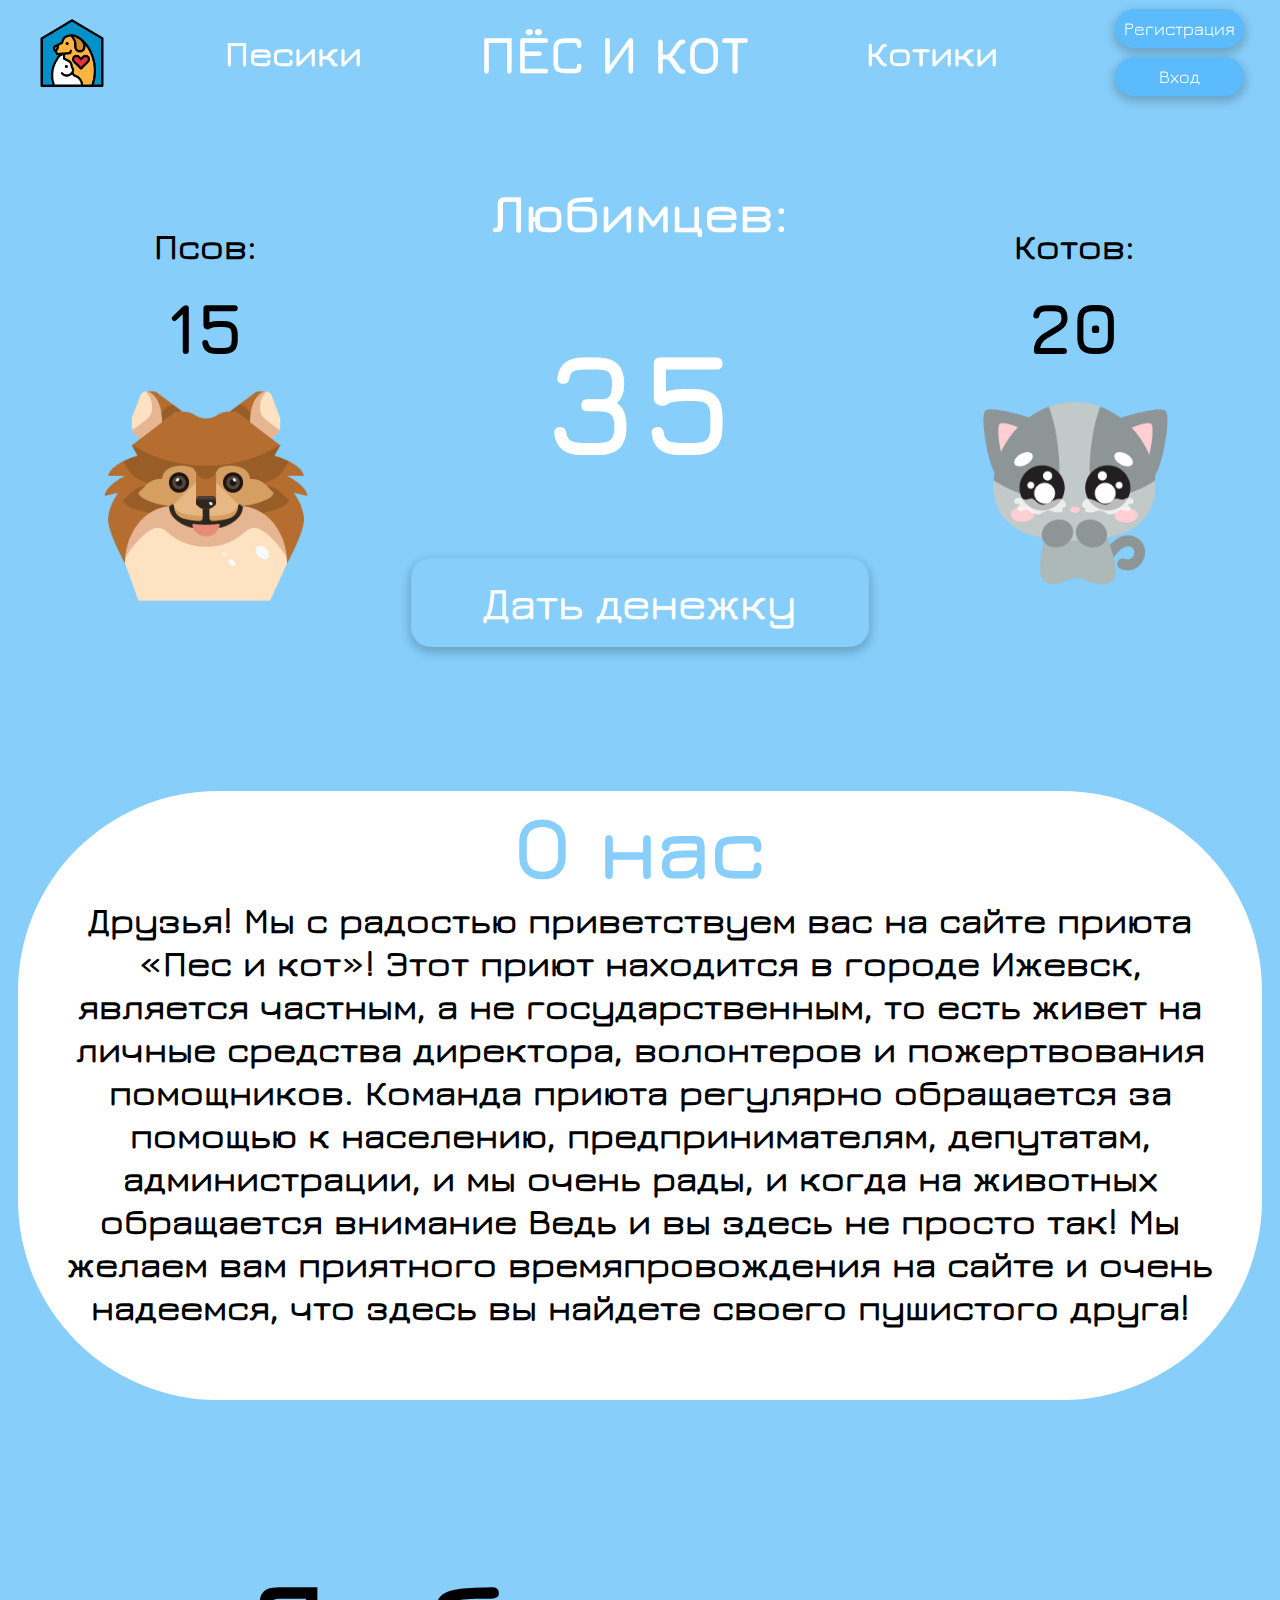
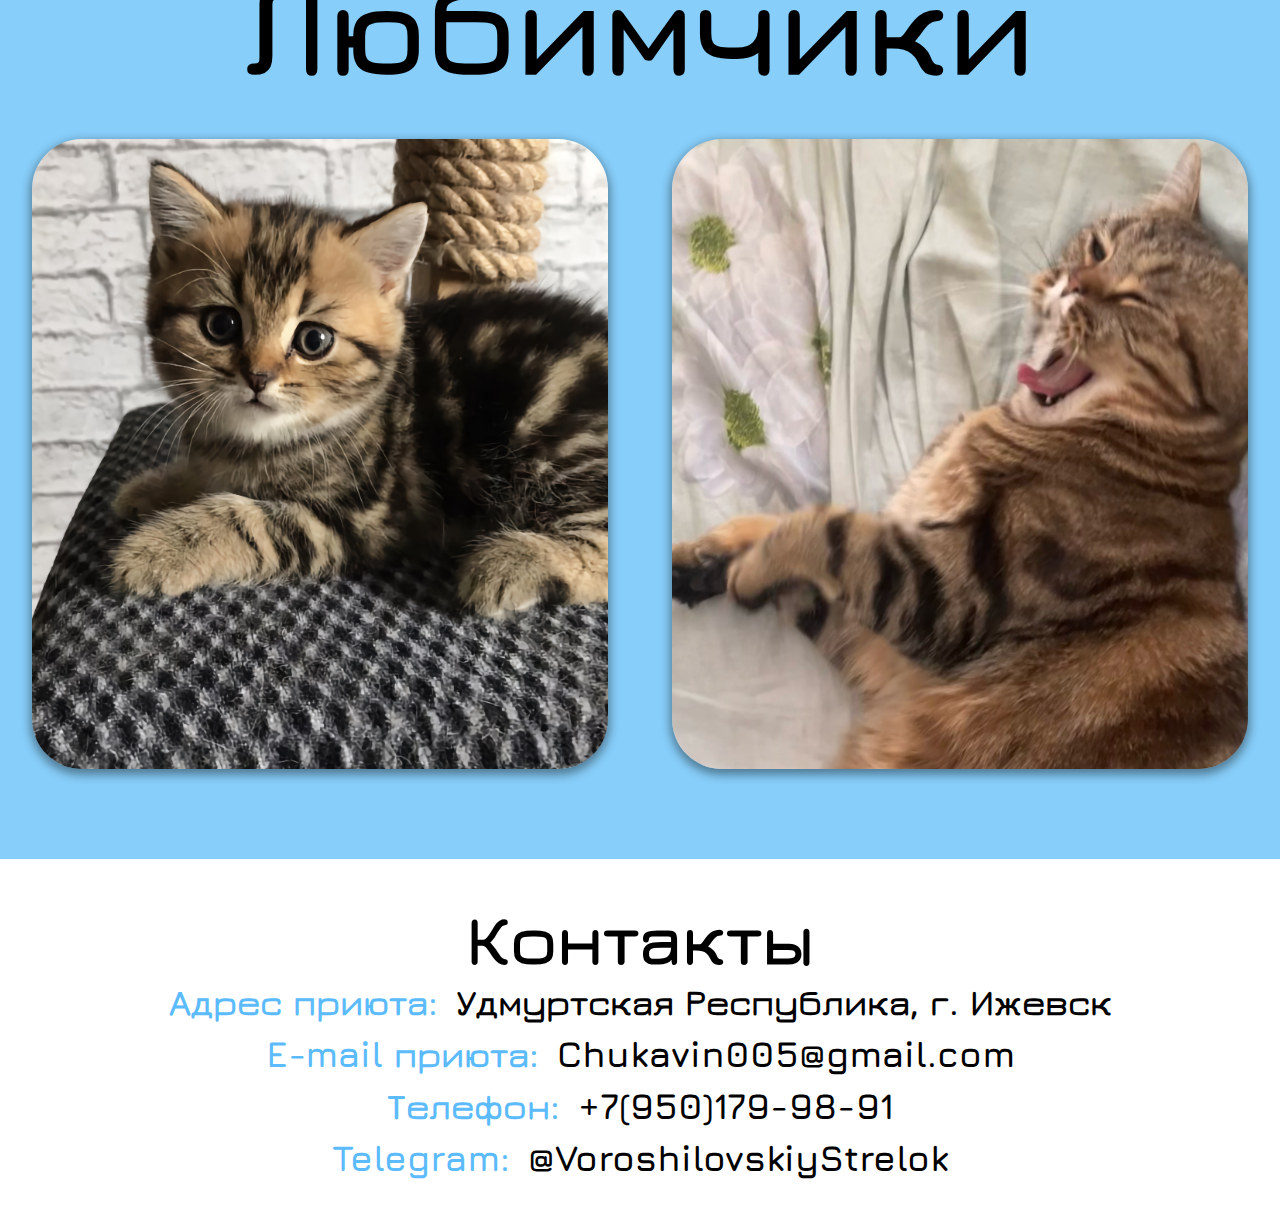
<file: index.html>
<!DOCTYPE html>
<html lang="en">

<head>
    <meta charset="UTF-8">
    <meta http-equiv="X-UA-Compatible" content="IE=edge">
    <meta name="viewport" content="width=device-width, initial-scale=1.0">
    <link rel="stylesheet" href="css/main.css">
    <link rel="preconnect" href="https://fonts.googleapis.com">
    <link rel="preconnect" href="https://fonts.gstatic.com" crossorigin>
    <link href="https://fonts.googleapis.com/css2?family=Jura:wght@400;500;700&display=swap" rel="stylesheet">
    <!-- <script src="https://ajax.googleapis.com/ajax/libs/jquery/1.12.4/jquery.min.js"></script> -->
    <title>Pes I Kot</title>
</head>

<body>
    <div class="all">
        <div class="sticky" id="header">
            <header class="flex">
                <img src="img/logo.png" alt="logo" class="logo">
                <button onclick="window.location.replace('Dog.html')" class="header-pet" id="pesR" style="font-size: 2rem;">Песики</button>
                <button onclick="window.location.replace('index.html')" href="#" class="header-pet" id="mainR"style="font-size: 3rem;">ПЁС И КОТ</button>
                <button onclick="window.location.replace('Cat.html')" href="#" class="header-pet" id="catR" style="font-size: 2rem;">Котики</button>
                <div style="display: flex; flex-direction: column;" >
                    <a class="log-in" onclick="regin.style.visibility = 'visible'" style="margin-bottom: 0.5rem;" href="#regin">Регистрация</a>
                    <a class="log-in" onclick="login.style.visibility = 'visible'" href="#login">Вход</a>
                </div>
            </header>
        </div>
        <main>
            <section class="numbers ">
                <div class="animals ">
                    <p>Псов:</p>
                    <p class="num">15</p>
                    <img src="img/free-icon-dog-2053600.png" alt="pes" class="pes">
                </div>
                <div class="donat ">
                    <h1>Любимцев:</h1>
                    <p class="main-num">35</p>
                    <a href="#modalDonate" onclick="modalDonate.style.visibility = 'visible'" class="don"><span>Дать денежку</span></a>
                </div>
                <div class="animals">
                    <p>Котов:</p>
                    <p class="num">20</p>
                    <img src="img/free-icon-cat-5772436.png" alt="kot" class="pes">
                </div>
            </section>
            <!-- <h1 style="display: flex;">Последний донат: <div id="don"> </div> </h1>   -->
            <section class="about-us">
                <h2>О нас</h2>
                <p>Друзья! Мы с радостью приветствуем вас на сайте приюта «Пес и кот»! Этот приют находится в городе
                    Ижевск, является частным, а не государственным, то есть живет на личные средства директора,
                    волонтеров и пожертвования помощников. Команда приюта регулярно обращается за помощью к населению,
                    предпринимателям, депутатам, администрации, и мы очень рады, и когда на животных обращается внимание
                    Ведь и вы здесь не просто так! Мы желаем вам приятного времяпровождения на сайте и очень надеемся,
                    что здесь вы найдете своего пушистого друга!</p>
            </section>
            <section class="favorits">
                <h2>Любимчики</h2>
                <section class="favorites">
                    <img src="img/Котёнок Стёпа.jpg" alt="mini" class="img-first">
                    <img src="img/IMG_3832.png" alt="big" class="img-first">
                </section>
            </section>
        </main>
        <footer>
            <div class="contact">
                <h1>Контакты</h1>
                <div class="contactsi">
                    <h2>Адрес приюта:</h2>
                    <p>Удмуртская Республика, г. Ижевск</p>
                </div>
                <div class="contactsi">
                    <h2>E-mail приюта: </h2>
                    <p>Chukavin005@gmail.com</p>
                </div>
                <div class="contactsi">
                    <h2>Телефон: </h2>
                    <p>+7(950)179-98-91</p>
                </div>
                <div class="contactsi">
                    <h2>Telegram: </h2>
                    <p>@VoroshilovskiyStrelok</p>
                </div>

        </footer>
    </div>

    <div class="modal" id="modal">
        <div id="modalDonate" class="modal-overlay">
            <div class="modal-window" >
                <div class="modal-header">
                    <span class="modal-title">Даёте денежку</span>
                </div>
                <form class="modal-body" id="Donate">
                    <section class="sec">
                        <input type="text" id="sumDonate" placeholder="Сколько нежалко">
                        <label for="">Это буквы!</label>
                    </section>
                        <section class="btn">
                            <input class="hh" onclick="modalDonate.style.visibility = 'hidden'" id="btnDon" type="submit" value="Пожертвовать">
                        </section>
                </form>
                
            </div>
        </div>
    </div>


    <div class="modal" id="modal">
        <div id="regin" class="modal-overlay">
            <div class="modal-window" >
                <div class="modal-header">
                    <span class="modal-title">Даёте денежку</span>
                </div>
                <form class="modal-body" id="Donate">
                    <section class="sec">
                        <input type="text" id="sumDonate" placeholder="Сколько нежалко">
                        <label for="">Это буквы!</label>
                    </section>
                        <section class="btn">
                            <input class="hh" onclick="regin.style.visibility = 'hidden'" id="btnDon" type="submit" value="Пожертвовать">
                        </section>
                </form>
                
            </div>
        </div>
    </div>


    <div class="modal" id="modal">
        <div id="login" class="modal-overlay">
            <div class="modal-window" >
                <div class="modal-header">
                    <span class="modal-title">Даёте денежку</span>
                </div>
                <form class="modal-body" id="Donate">
                    <section class="sec">
                        <input type="text" id="sumDonate" placeholder="Сколько нежалко">
                        <label for="">Это буквы!</label>
                    </section>
                        <section class="btn">
                            <input class="hh" onclick="login.style.visibility = 'hidden'" id="btnDon" type="submit" value="Пожертвовать">
                        </section>
                </form>
                
            </div>
        </div>
    </div>

    <script src="index.js"></script>
</body>

</html>
</file>
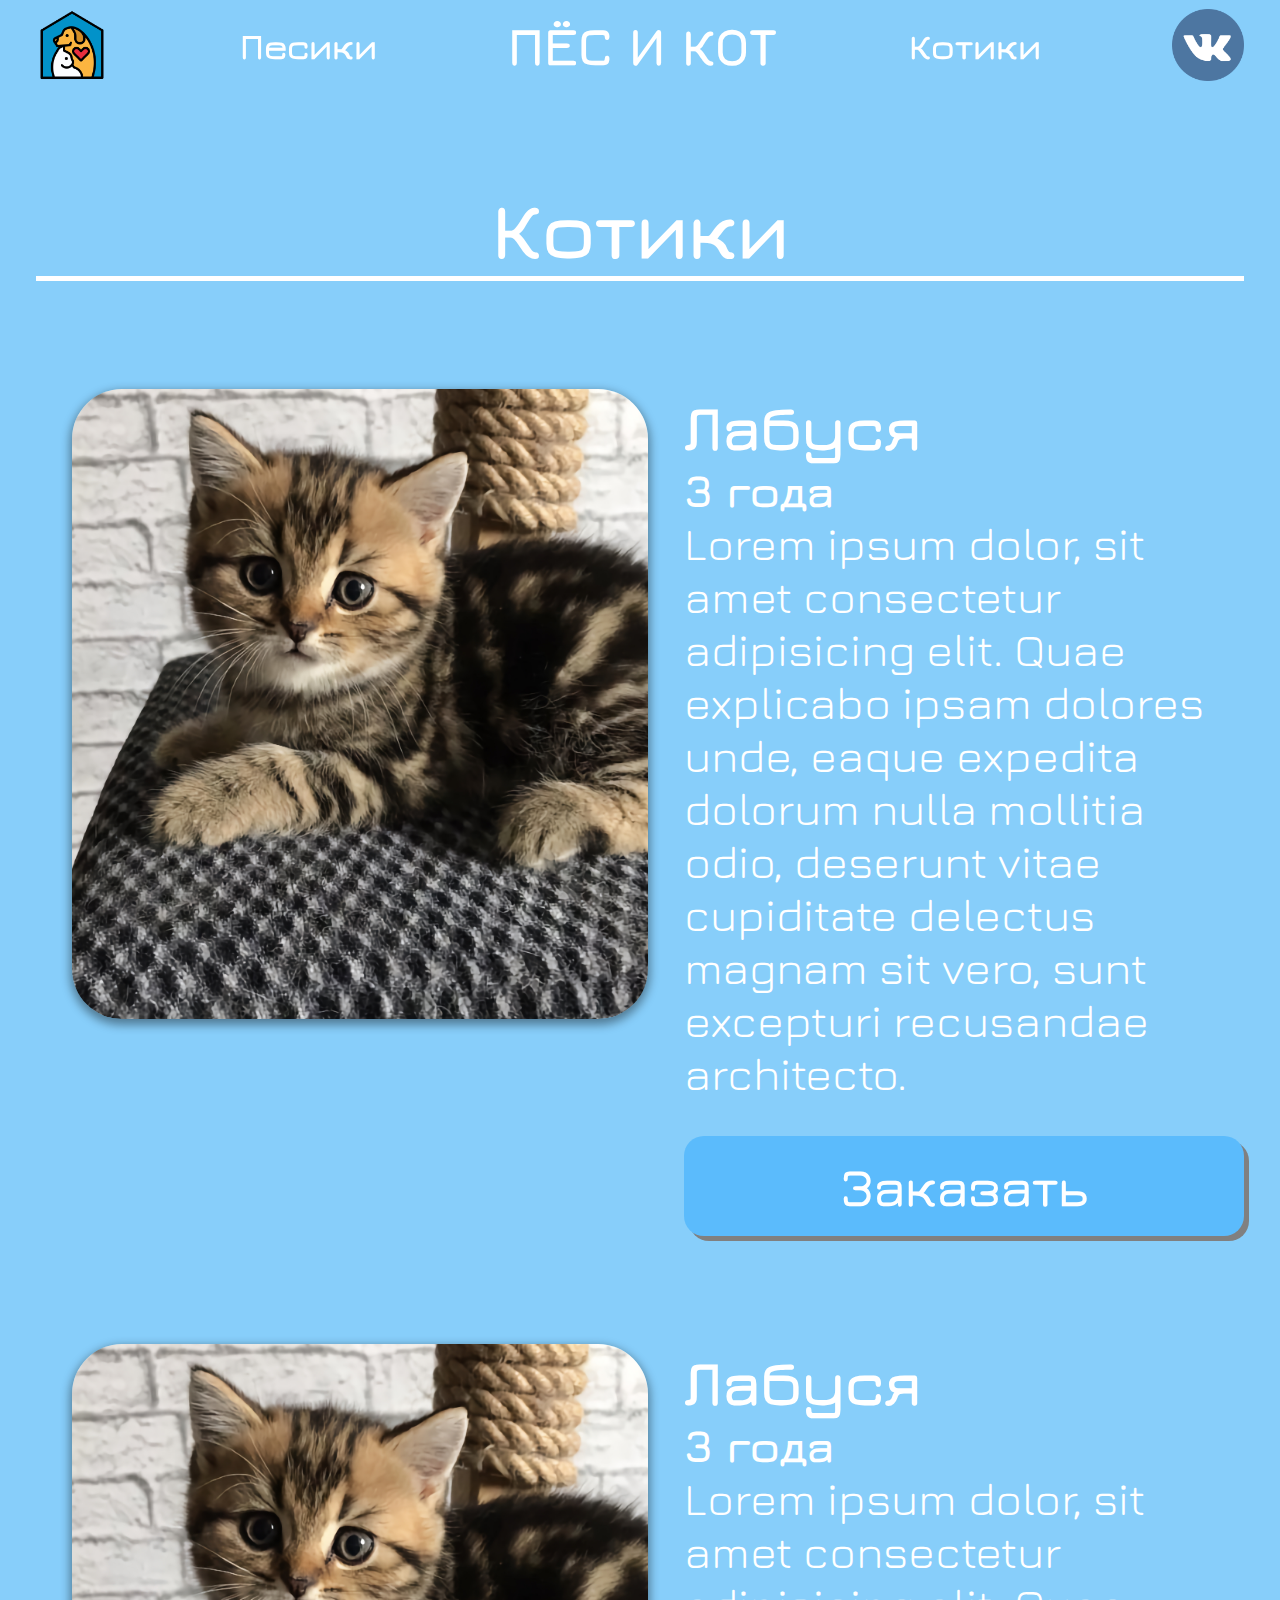
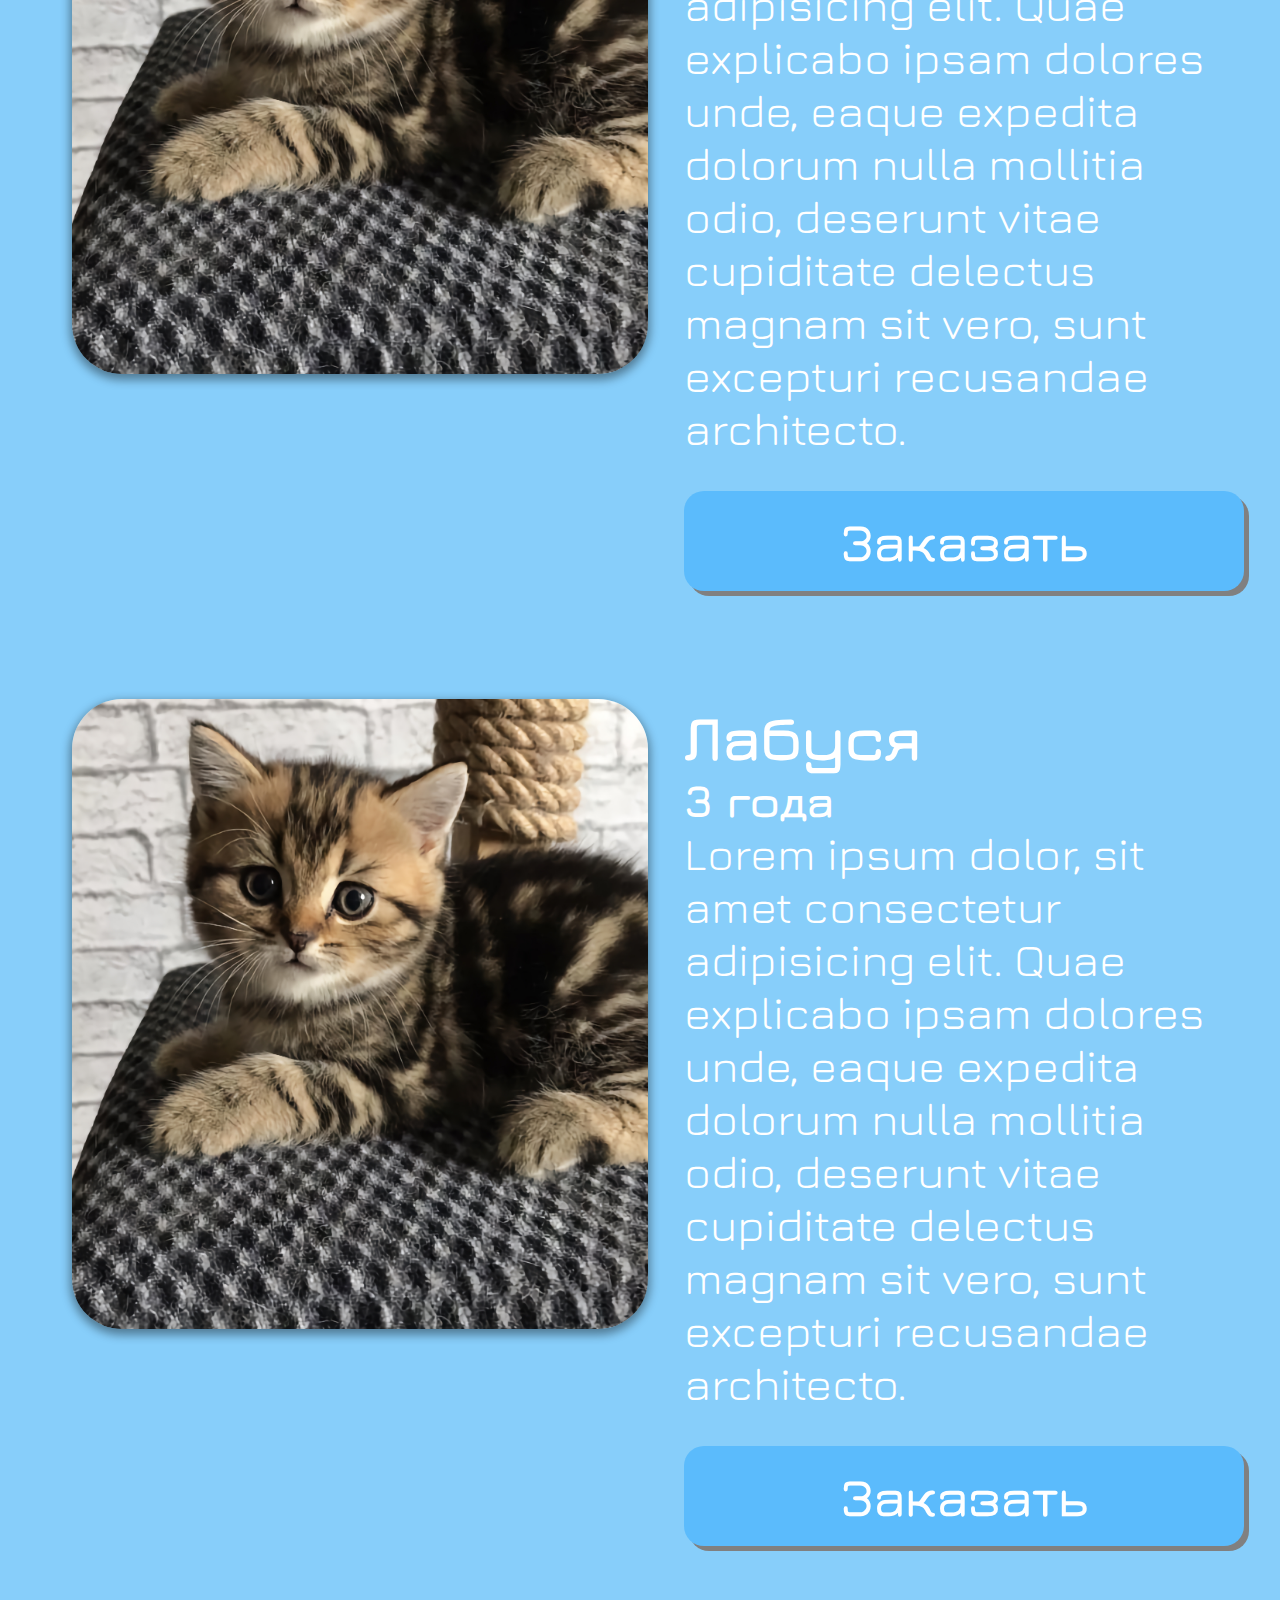
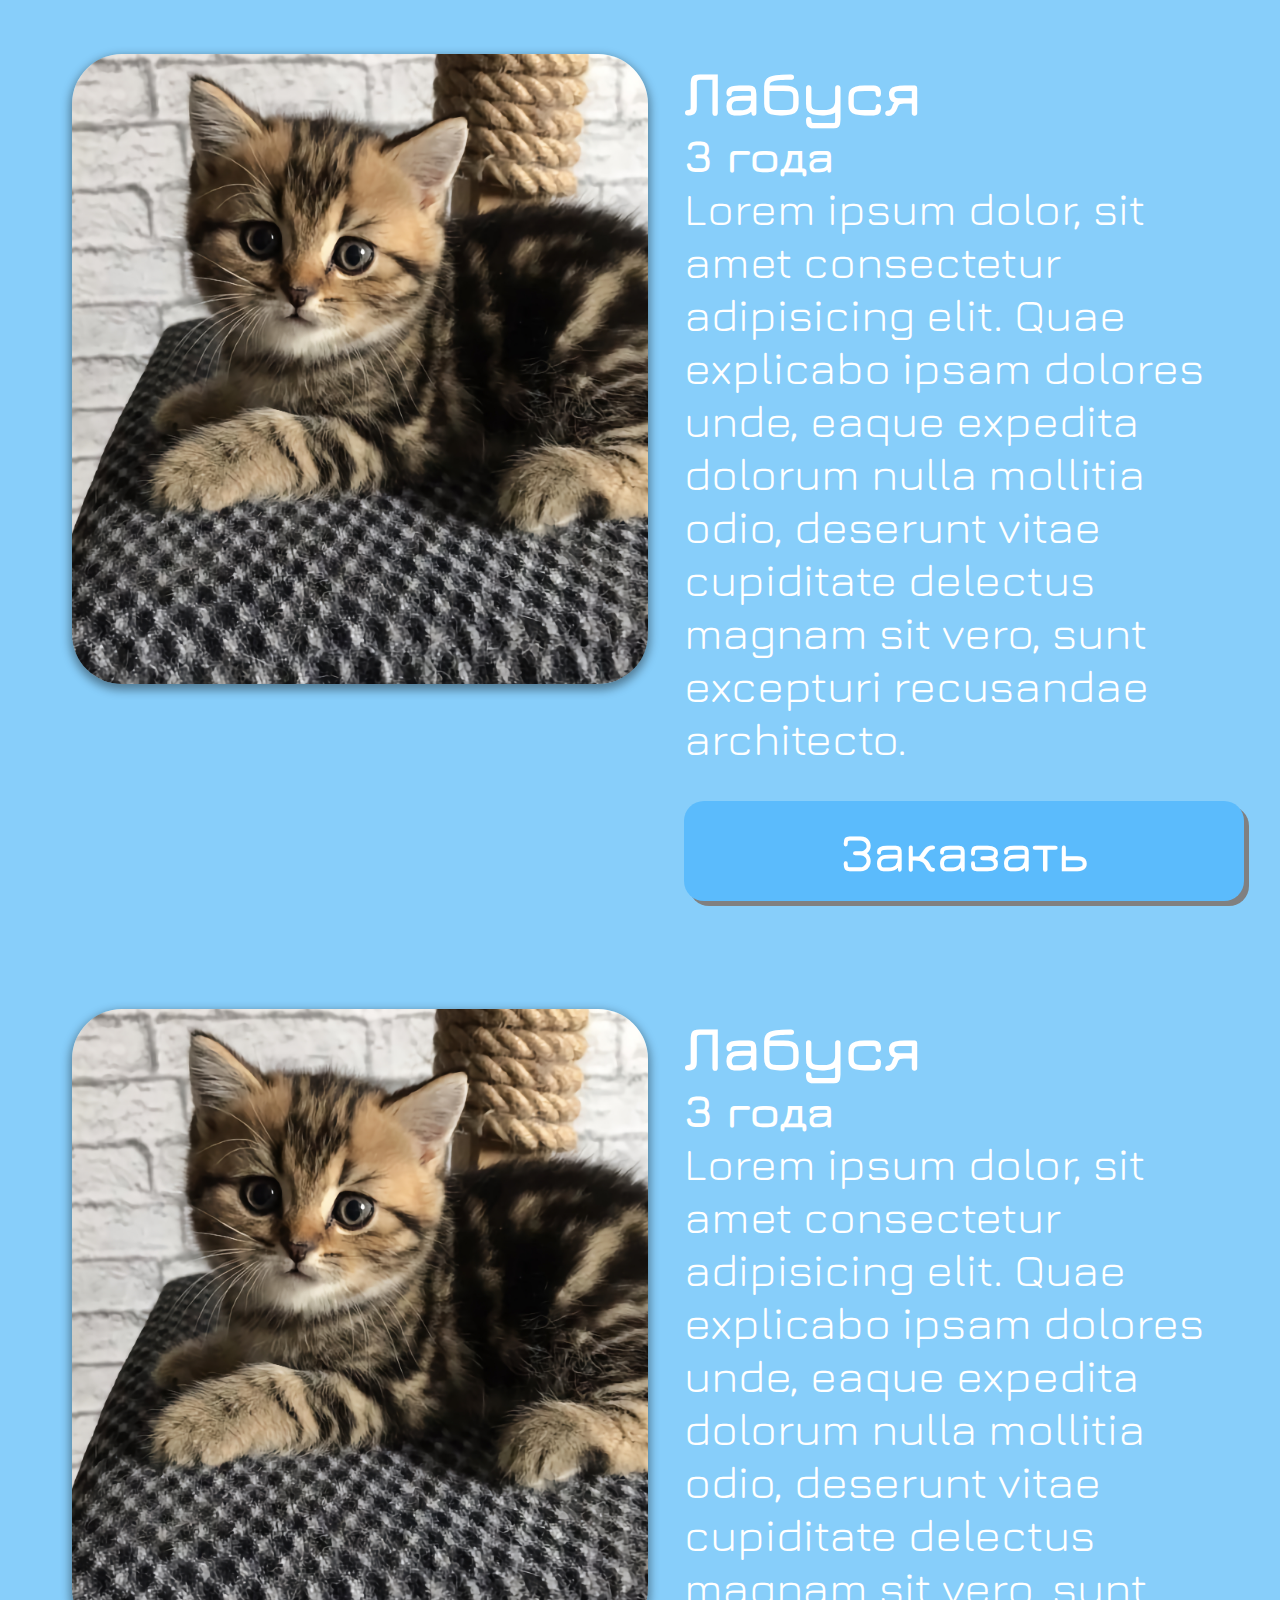
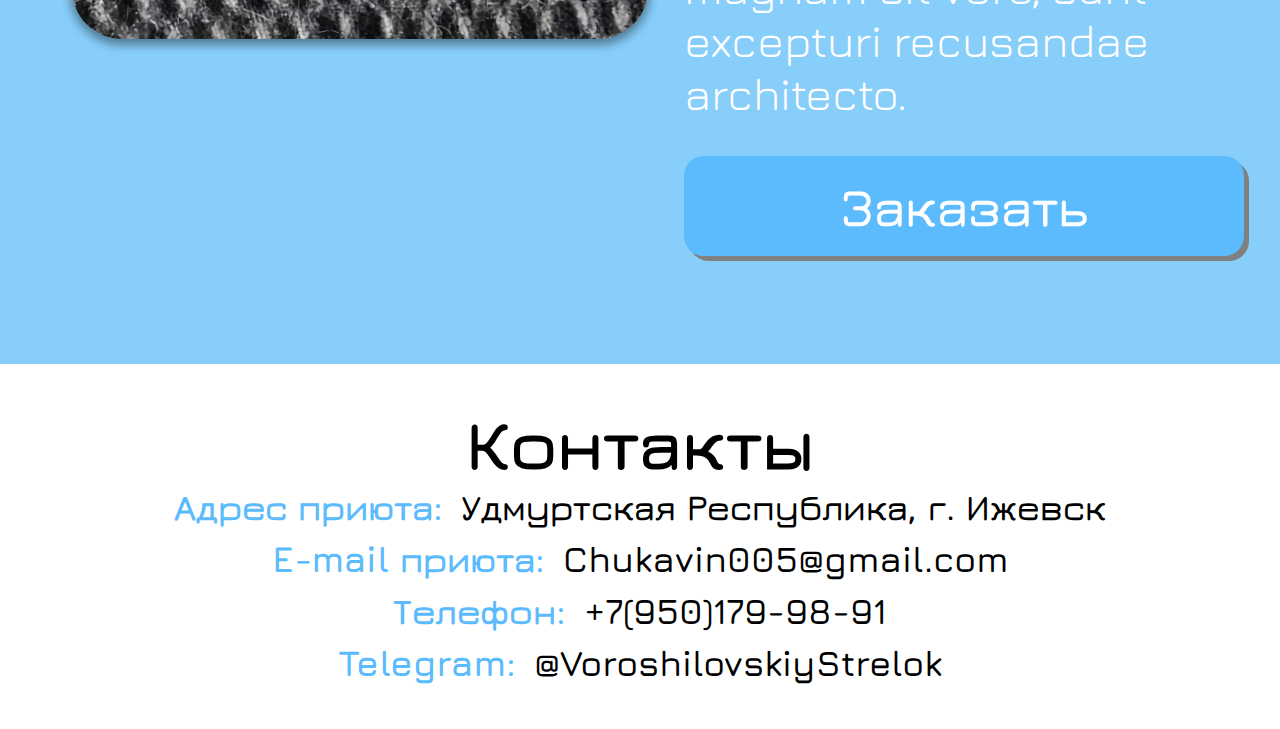
<file: Cat.html>
<!DOCTYPE html>
<html lang="en">

<head>
    <meta charset="UTF-8">
    <meta http-equiv="X-UA-Compatible" content="IE=edge">
    <meta name="viewport" content="width=device-width, initial-scale=1.0">
    <link rel="stylesheet" href="css/cat.css">
    <link rel="preconnect" href="https://fonts.googleapis.com">
    <link rel="preconnect" href="https://fonts.gstatic.com" crossorigin>
    <link href="https://fonts.googleapis.com/css2?family=Jura:wght@400;500;700&display=swap" rel="stylesheet">
    <title>Pes I Kot</title>
</head>

<body>
    <div class="all">
        <div class="sticky" id="header">
            <header class="flex">
                <img src="img/logo.png" alt="logo" class="logo">
                <button onclick="window.location.replace('Dog.html')" class="header-pet" id="pesR" style="font-size: 2rem;">Песики</button>
                <button onclick="window.location.replace('index.html')" href="#" class="header-pet" id="mainR"style="font-size: 3rem;">ПЁС И КОТ</button>
                <button onclick="window.location.replace('Cat.html')" href="#" class="header-pet" id="catR" style="font-size: 2rem;">Котики</button>
                <img src="img/vk.png" alt="vk" class="vk">
            </header>
        </div>
        <main>

            <div class="dog-dog">
                <h2>Котики</h2>
                <hr  color="white" size="5px">
            </div>

            <section class="dog-one">
                <img src="img/Котёнок Стёпа.jpg" alt="Love-dog" class="img-first">
                <div class="dog-text">
                    <h2 class="text-h2">Лабуся</h2>
                    <p class="text-p"><b>3 года</b></p>
                    <p class="text-p" style="margin-bottom: 2rem;">Lorem ipsum dolor, sit amet consectetur adipisicing elit. Quae explicabo ipsam dolores unde, eaque expedita dolorum nulla mollitia odio, deserunt vitae cupiditate delectus magnam sit vero, sunt excepturi recusandae architecto.</p>
                    <a href="#order" onclick="order.style.visibility = 'visible'" class="don">Заказать</a>
                </div>
            </section>

            <section class="dog-one">
                <img src="img/Котёнок Стёпа.jpg" alt="Love-dog" class="img-first">
                <div class="dog-text">
                    <h2 class="text-h2">Лабуся</h2>
                    <p class="text-p"><b>3 года</b></p>
                    <p class="text-p" style="margin-bottom: 2rem;">Lorem ipsum dolor, sit amet consectetur adipisicing elit. Quae explicabo ipsam dolores unde, eaque expedita dolorum nulla mollitia odio, deserunt vitae cupiditate delectus magnam sit vero, sunt excepturi recusandae architecto.</p>
                    <a href="#order" onclick="order.style.visibility = 'visible'" class="don">Заказать</a>
                </div>
            </section>

            <section class="dog-one">
                <img src="img/Котёнок Стёпа.jpg" alt="Love-dog" class="img-first">
                <div class="dog-text">
                    <h2 class="text-h2">Лабуся</h2>
                    <p class="text-p"><b>3 года</b></p>
                    <p class="text-p" style="margin-bottom: 2rem;">Lorem ipsum dolor, sit amet consectetur adipisicing elit. Quae explicabo ipsam dolores unde, eaque expedita dolorum nulla mollitia odio, deserunt vitae cupiditate delectus magnam sit vero, sunt excepturi recusandae architecto.</p>
                    <a href="#order" onclick="order.style.visibility = 'visible'" class="don">Заказать</a>
                </div>
            </section>

            <section class="dog-one">
                <img src="img/Котёнок Стёпа.jpg" alt="Love-dog" class="img-first">
                <div class="dog-text">
                    <h2 class="text-h2">Лабуся</h2>
                    <p class="text-p"><b>3 года</b></p>
                    <p class="text-p" style="margin-bottom: 2rem;">Lorem ipsum dolor, sit amet consectetur adipisicing elit. Quae explicabo ipsam dolores unde, eaque expedita dolorum nulla mollitia odio, deserunt vitae cupiditate delectus magnam sit vero, sunt excepturi recusandae architecto.</p>
                    <a href="#order" onclick="order.style.visibility = 'visible'" class="don">Заказать</a>
                </div>
            </section>

            <section class="dog-one">
                <img src="img/Котёнок Стёпа.jpg" alt="Love-dog" class="img-first">
                <div class="dog-text">
                    <h2 class="text-h2">Лабуся</h2>
                    <p class="text-p"><b>3 года</b></p>
                    <p class="text-p" style="margin-bottom: 2rem;">Lorem ipsum dolor, sit amet consectetur adipisicing elit. Quae explicabo ipsam dolores unde, eaque expedita dolorum nulla mollitia odio, deserunt vitae cupiditate delectus magnam sit vero, sunt excepturi recusandae architecto.</p>
                    <a href="#order" onclick="order.style.visibility = 'visible'" class="don">Заказать</a>
                </div>
            </section>
        </main>
        <footer>
            <div class="contact">
                <h1>Контакты</h1>
                <div class="contactsi">
                    <h2>Адрес приюта:</h2>
                    <p>Удмуртская Республика, г. Ижевск</p>
                </div>
                <div class="contactsi">
                    <h2>E-mail приюта: </h2>
                    <p>Chukavin005@gmail.com</p>
                </div>
                <div class="contactsi">
                    <h2>Телефон: </h2>
                    <p>+7(950)179-98-91</p>
                </div>
                <div class="contactsi">
                    <h2>Telegram: </h2>
                    <p>@VoroshilovskiyStrelok</p>
                </div>

        </footer>
    </div>

    <div class="modal" id="modal">
        <div id="order" class="modal-overlay">
            <div class="modal-window" >
                <div class="modal-header">
                    <span>Куда доставить?</span>
                </div>
                <form class="modal-body" id="Donate">
                    <section class="sec">
                        <input type="text" id="address" placeholder="Адрес">
                        <label for="">четонето</label>
                    </section>
                    <section class="sec">
                        <h1>Когда</h1>
                        <input type="datetime-local" id="date" placeholder="Дата">
                        <label for="">четонето</label>
                    </section>
                        <section class="btn">
                            <input class="hh" onclick="order.style.visibility = 'hidden'" id="btnDon" type="submit" value="Поехали!">
                        </section>
                </form>
                
            </div>
        </div>
    </div>
    <script src="index.js"></script>
</body>

</html>
</file>
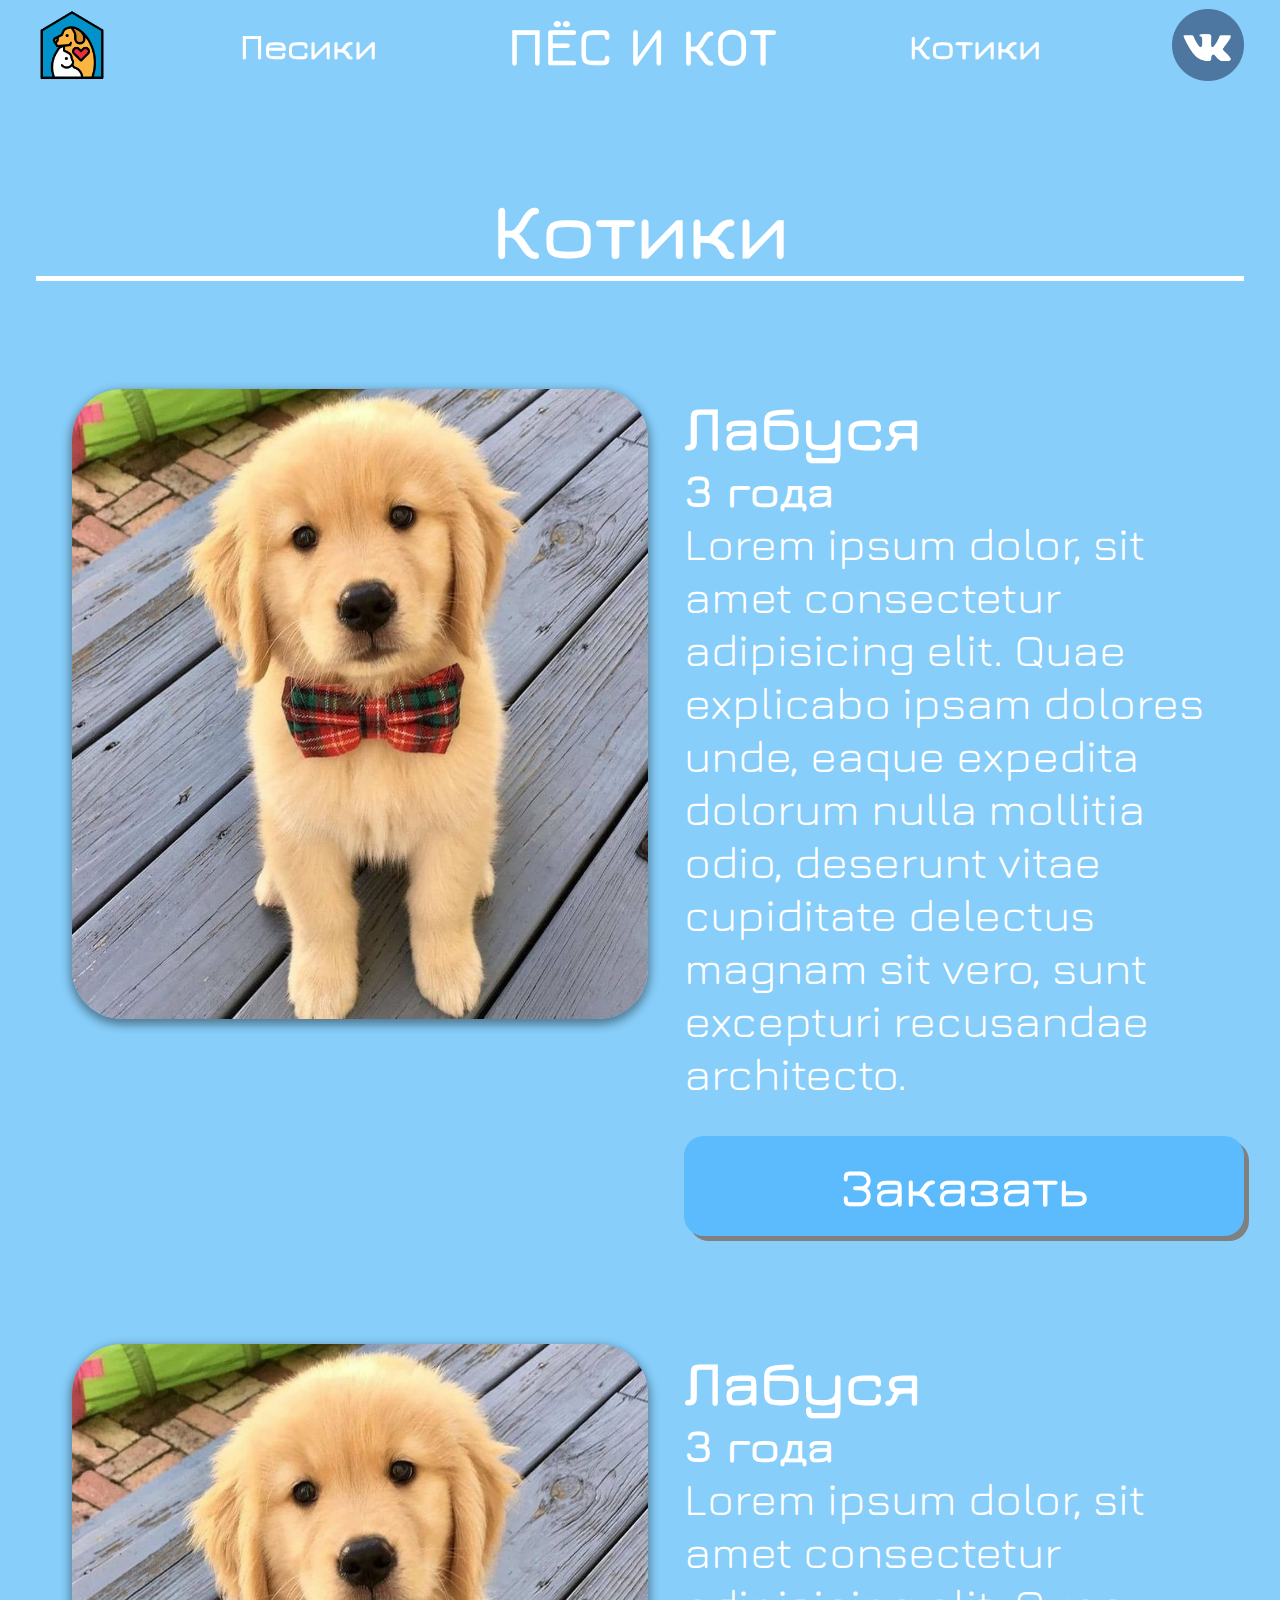
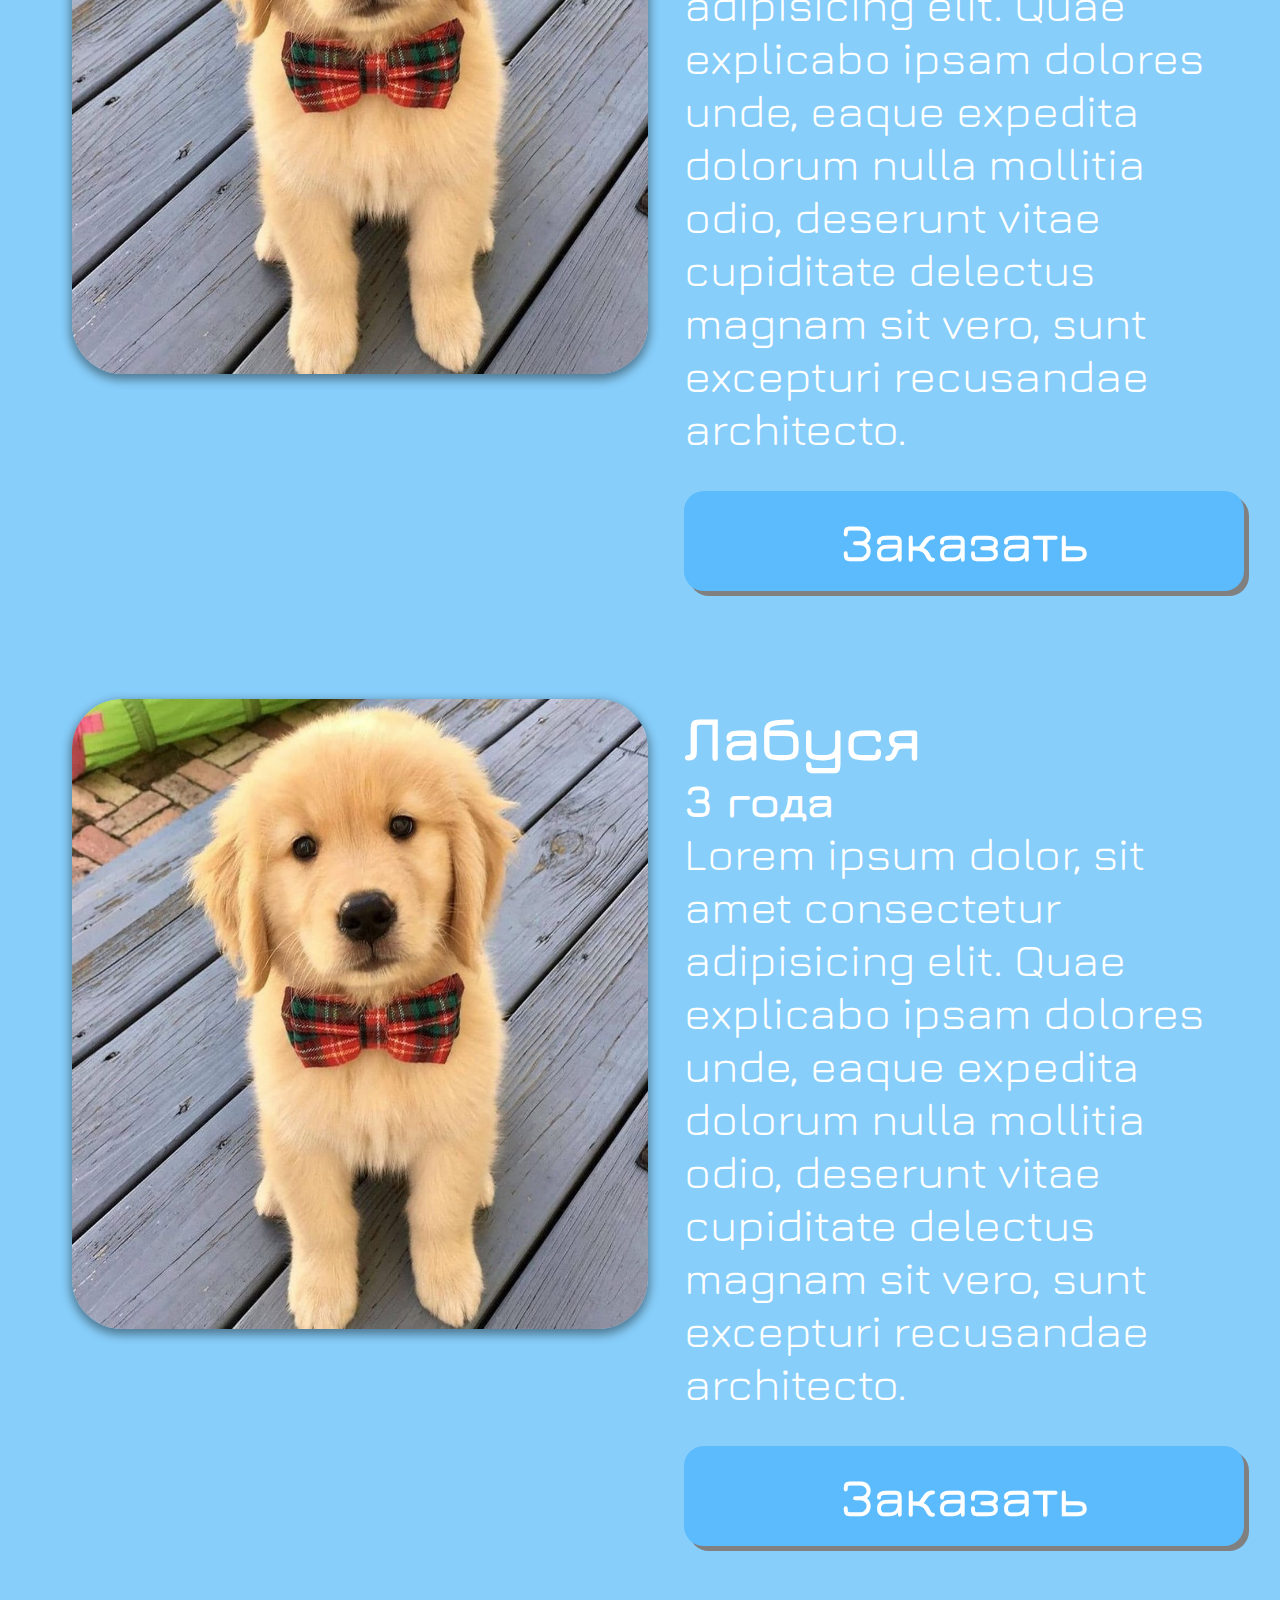
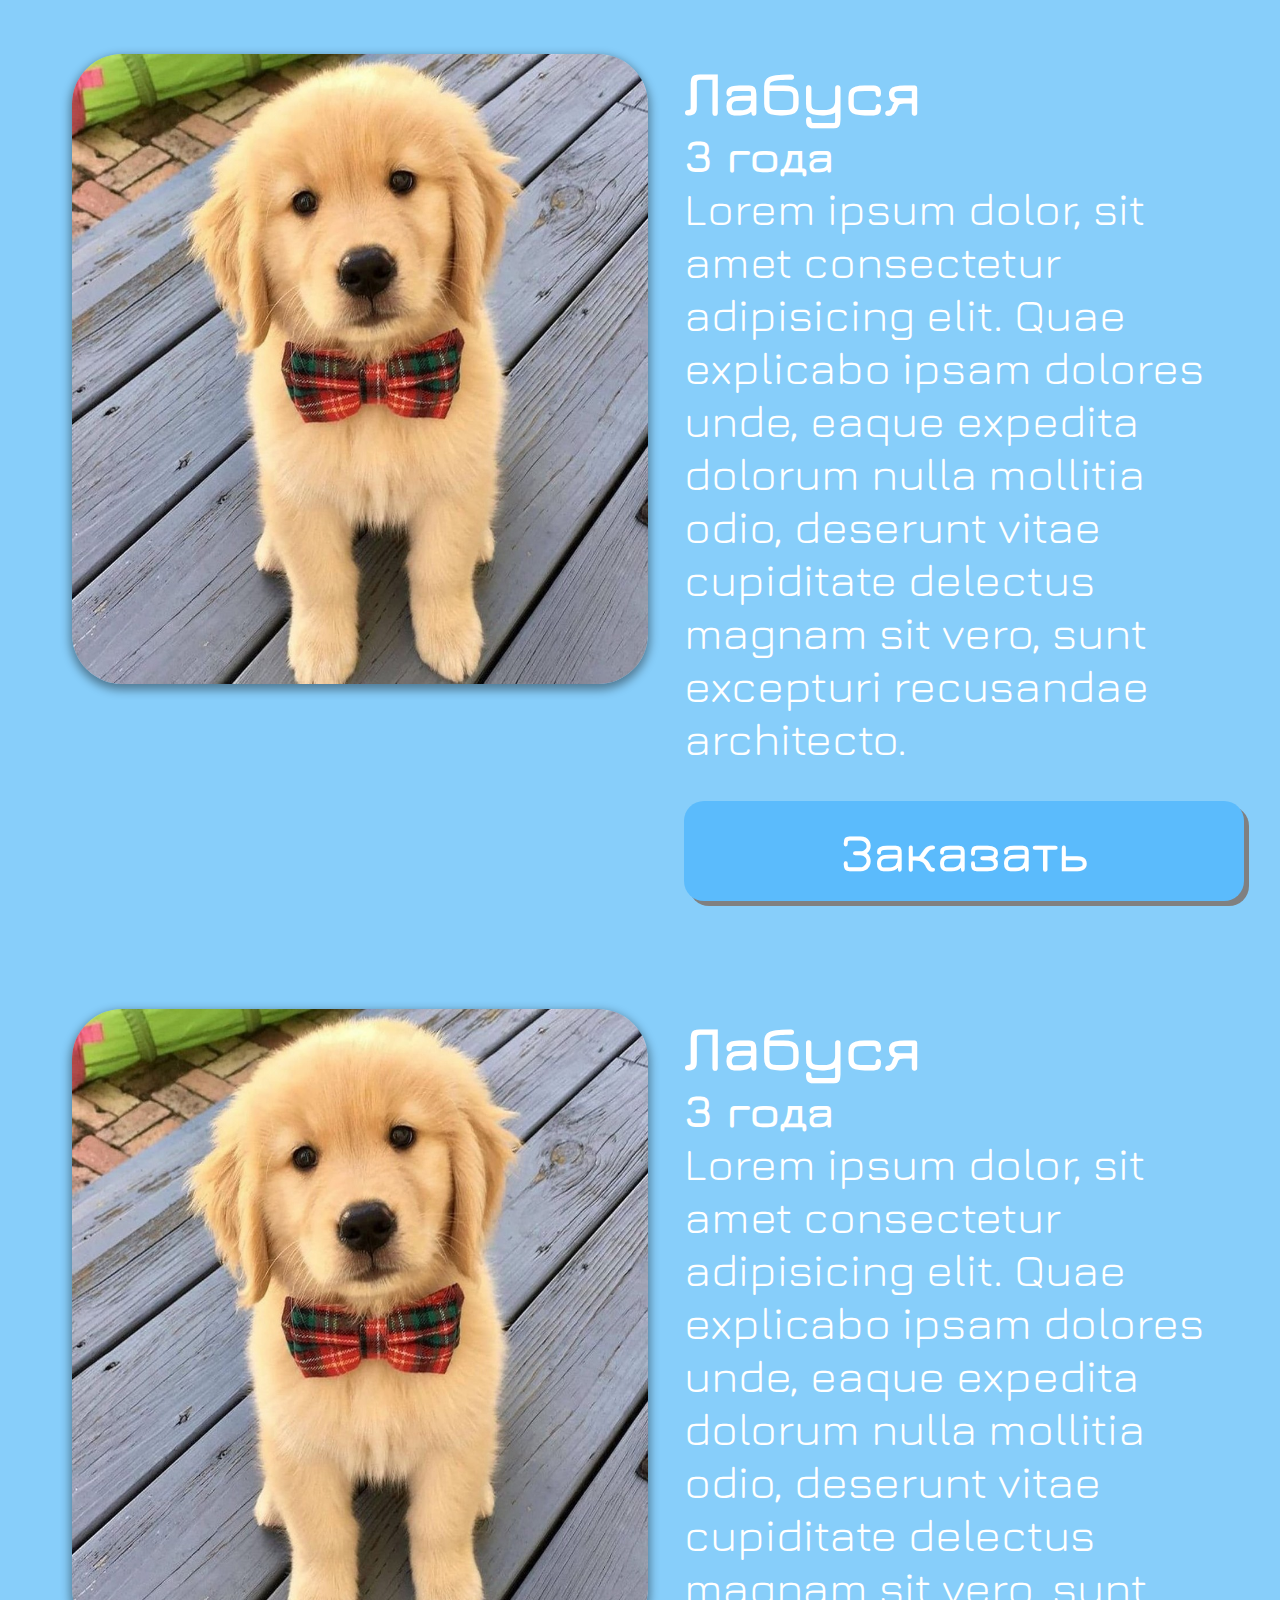
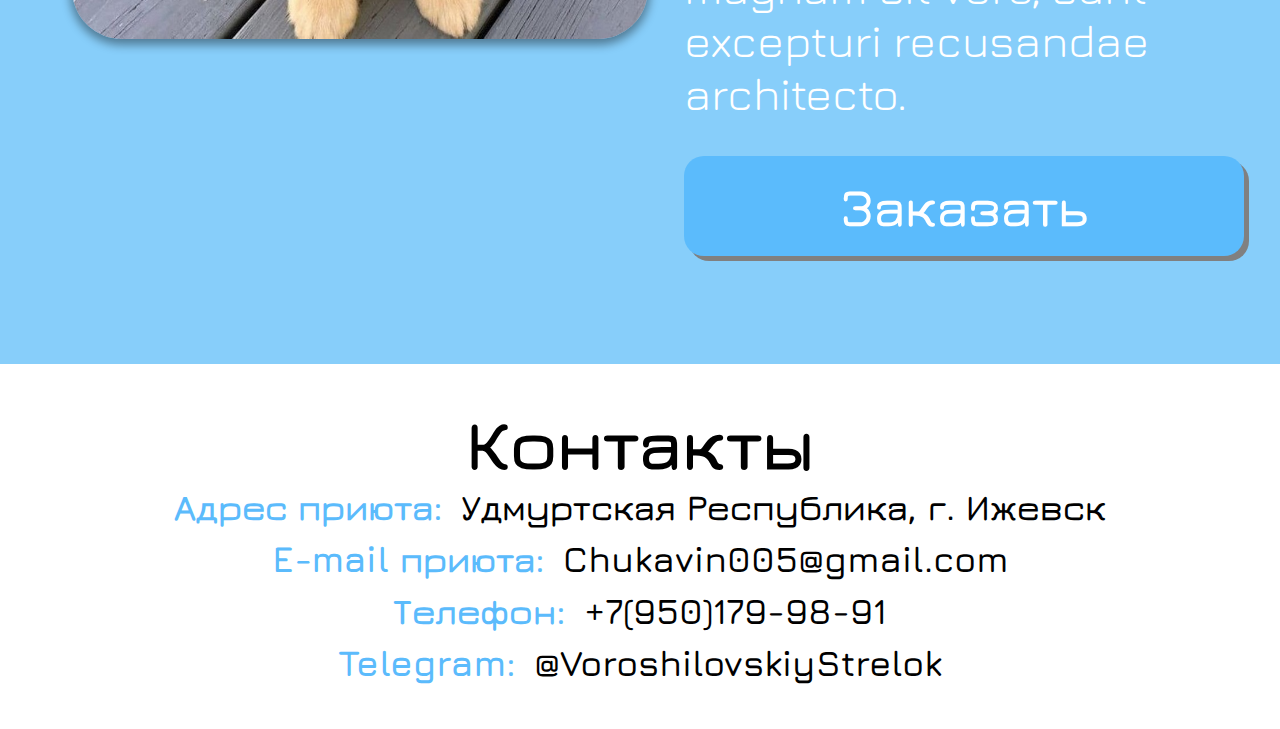
<file: Dog.html>
<!DOCTYPE html>
<html lang="en">

<head>
    <meta charset="UTF-8">
    <meta http-equiv="X-UA-Compatible" content="IE=edge">
    <meta name="viewport" content="width=device-width, initial-scale=1.0">
    <link rel="stylesheet" href="css/cat.css">
    <link rel="preconnect" href="https://fonts.googleapis.com">
    <link rel="preconnect" href="https://fonts.gstatic.com" crossorigin>
    <link href="https://fonts.googleapis.com/css2?family=Jura:wght@400;500;700&display=swap" rel="stylesheet">
    <title>Pes I Kot</title>
</head>

<body>
    <div class="all">
        <div class="sticky" id="header">
            <header class="flex">
                <img src="img/logo.png" alt="logo" class="logo">
                <button onclick="window.location.replace('Dog.html')" class="header-pet" id="pesR" style="font-size: 2rem;">Песики</button>
                <button onclick="window.location.replace('index.html')" href="#" class="header-pet" id="mainR"style="font-size: 3rem;">ПЁС И КОТ</button>
                <button onclick="window.location.replace('Cat.html')" href="#" class="header-pet" id="catR" style="font-size: 2rem;">Котики</button>
                <img src="img/vk.png" alt="vk" class="vk">
            </header>
        </div>
        <main>

            <div class="dog-dog">
                <h2>Котики</h2>
                <hr  color="white" size="5px">
            </div>

            <section class="dog-one">
                <img src="img/dog1.jpeg" alt="Love-dog" class="img-first">
                <div class="dog-text">
                    <h2 class="text-h2">Лабуся</h2>
                    <p class="text-p"><b>3 года</b></p>
                    <p class="text-p" style="margin-bottom: 2rem;">Lorem ipsum dolor, sit amet consectetur adipisicing elit. Quae explicabo ipsam dolores unde, eaque expedita dolorum nulla mollitia odio, deserunt vitae cupiditate delectus magnam sit vero, sunt excepturi recusandae architecto.</p>
                    <a href="#order" onclick="order.style.visibility = 'visible'" class="don">Заказать</a>
                </div>
            </section>

            <section class="dog-one">
                <img src="img/dog1.jpeg" alt="Love-dog" class="img-first">
                <div class="dog-text">
                    <h2 class="text-h2">Лабуся</h2>
                    <p class="text-p"><b>3 года</b></p>
                    <p class="text-p" style="margin-bottom: 2rem;">Lorem ipsum dolor, sit amet consectetur adipisicing elit. Quae explicabo ipsam dolores unde, eaque expedita dolorum nulla mollitia odio, deserunt vitae cupiditate delectus magnam sit vero, sunt excepturi recusandae architecto.</p>
                    <a href="#order" onclick="order.style.visibility = 'visible'" class="don">Заказать</a>
                </div>
            </section>

            <section class="dog-one">
                <img src="img/dog1.jpeg" alt="Love-dog" class="img-first">
                <div class="dog-text">
                    <h2 class="text-h2">Лабуся</h2>
                    <p class="text-p"><b>3 года</b></p>
                    <p class="text-p" style="margin-bottom: 2rem;">Lorem ipsum dolor, sit amet consectetur adipisicing elit. Quae explicabo ipsam dolores unde, eaque expedita dolorum nulla mollitia odio, deserunt vitae cupiditate delectus magnam sit vero, sunt excepturi recusandae architecto.</p>
                    <a href="#order" onclick="order.style.visibility = 'visible'" class="don">Заказать</a>
                </div>
            </section>

            <section class="dog-one">
                <img src="img/dog1.jpeg" alt="Love-dog" class="img-first">
                <div class="dog-text">
                    <h2 class="text-h2">Лабуся</h2>
                    <p class="text-p"><b>3 года</b></p>
                    <p class="text-p" style="margin-bottom: 2rem;">Lorem ipsum dolor, sit amet consectetur adipisicing elit. Quae explicabo ipsam dolores unde, eaque expedita dolorum nulla mollitia odio, deserunt vitae cupiditate delectus magnam sit vero, sunt excepturi recusandae architecto.</p>
                    <a href="#order" onclick="order.style.visibility = 'visible'" class="don">Заказать</a>
                </div>
            </section>

            <section class="dog-one">
                <img src="img/dog1.jpeg" alt="Love-dog" class="img-first">
                <div class="dog-text">
                    <h2 class="text-h2">Лабуся</h2>
                    <p class="text-p"><b>3 года</b></p>
                    <p class="text-p" style="margin-bottom: 2rem;">Lorem ipsum dolor, sit amet consectetur adipisicing elit. Quae explicabo ipsam dolores unde, eaque expedita dolorum nulla mollitia odio, deserunt vitae cupiditate delectus magnam sit vero, sunt excepturi recusandae architecto.</p>
                    <a href="#order" onclick="order.style.visibility = 'visible'" class="don">Заказать</a>
                </div>
            </section>
        </main>
        <footer>
            <div class="contact">
                <h1>Контакты</h1>
                <div class="contactsi">
                    <h2>Адрес приюта:</h2>
                    <p>Удмуртская Республика, г. Ижевск</p>
                </div>
                <div class="contactsi">
                    <h2>E-mail приюта: </h2>
                    <p>Chukavin005@gmail.com</p>
                </div>
                <div class="contactsi">
                    <h2>Телефон: </h2>
                    <p>+7(950)179-98-91</p>
                </div>
                <div class="contactsi">
                    <h2>Telegram: </h2>
                    <p>@VoroshilovskiyStrelok</p>
                </div>

        </footer>
    </div>


    <div class="modal" id="modal">
        <div id="order" class="modal-overlay">
            <div class="modal-window" >
                <div class="modal-header">
                    <span>Куда доставить?</span>
                </div>
                <form class="modal-body" id="Donate">
                    <section class="sec">
                        <input type="text" id="address" placeholder="Адрес">
                        <label for="">четонето</label>
                    </section>
                    <section class="sec">
                        <h1>Когда</h1>
                        <input type="datetime-local" id="date" placeholder="Дата">
                        <label for="">четонето</label>
                    </section>
                        <section class="btn">
                            <input class="hh" onclick="order.style.visibility = 'hidden'" id="btnDon" type="submit" value="Поехали!">
                        </section>
                </form>
                
            </div>
        </div>
    </div>
    <script src="index.js"></script>
</body>

</html>
</file>
<file: css/main.css>
* {
    padding: 0;
    margin: 0;
}

html,
body {
    height: 100vh;
    background-color: #87CEFA;
    font-family: 'Jura', sans-serif;
    font-size: 18px;
}

.logo {
    width: 4rem;
    height: 4rem;
}

.vk {
    width: 4rem;
    height: 4rem;
}

.sticky {
    position: fixed;
    top: 0;
    transition: 0.5s;
    width: 100%;
}

header {
    position: sticky;
    display: flex;
    justify-content: space-between;
    padding: 0.5rem 2rem;
    align-items: center;
}

header>a {
    color: white;
}

.black-header {
    background: black;
}

.transparent {
    background: transparent;
}

header>h1 {
    color: white;
    font-size: 3rem;
}

header>h2 {
    color: white;
    font-size: 2rem;
}

p {
    font-weight: 700;
    font-size: 2rem;
}

a {
    text-decoration: none;
    color: white;
}

.numbers {
    display: flex;
    justify-content: space-evenly;
    align-items: center;
    margin: 10rem 0 2rem 0;
}

.animals {
    display: flex;
    flex-direction: column;
    align-items: center;
    gap: 1rem;
}

.donat {
    display: flex;
    flex-direction: column;
    align-items: center;
    gap: 4rem;
}
.donat > h1{
    font-size: 3rem;
    color: white;
}

.don {
    color: rgb(54, 54, 54);
    background-color: #87CEFA;
    border: none;
    padding: 1rem 4rem;
    border-radius: 20px;
    box-shadow: 0px 4px 10px 2px rgba(0, 0, 0, 0.2);

}

.don:hover {
    background-color: orange;
    transition: all 300ms ease;
}

span {
    font-weight: 400;
    font-size: 2.5rem;
    color: white;
    font-weight: 600;
}

.pes {
    width: 12rem;
    height: 12rem;
}


.num {
    font-size: 4rem;
}

.main-num {
    font-size: 8rem;
    color: white;
}

.header-pet:hover {
    color: orange;
    transition: 300ms;
}

button{
    background: none;
    border: none;
    color: white;
    font-family: 'Jura', sans-serif;
    font-weight: 800;
    font-size: large;
    cursor: pointer;
}



/* About us */
.about-us {
    background: white;
    border-radius: 200px;
    text-align: center;
    padding: 0 2rem 4rem 2rem;
    margin: 8rem 1rem;
}

.about-us>h2 {
    color: #87CEFA;
    font-size: 5rem;
}

/* Favorits */

.favorites {
    display: flex;
    justify-content: space-around;
    margin-bottom: 5rem;

}

.favorits {
    text-align: center;
    font-size: 5rem;
}

.favorits>h2 {
    padding-bottom: 2rem;
}

.img-first {
    height: 70vh;
    width: 45vw;
    border-radius: 50px;
    box-shadow: 0px 4px 10px 2px rgba(0, 0, 0, 0.4);

}

/* footer */

footer {
    background: white;
    text-align: center;
    padding: 2rem 0;
}

footer>.contact>h1 {
    font-size: 4rem;
}

.contactsi {
    display: flex;
    justify-content: center;
    margin-bottom: 0.5rem;
    gap: 1rem;
}
.contactsi > h2{
    font-size: 2rem;
    color: #5bbbfc;
}




/* Donate */

.modal-overlay {
    position: fixed;
    top: 0;
    right: 0;
    left: 0;
    bottom: 0;
    background: rgba(0, 0, 0, .5);
    opacity: 0;
    visibility: hidden;
    transition: all 0.3s ease 0s;
}

.modal-window {
    width: 600px;
    height: max-content;
    border-radius: 20px;
    background: #87CEFA;
    margin: 50px auto;
    position: relative;

}

.modal-header {
    padding: 5px 10px;
    color: #ffffff;
    display: flex;
    justify-content: center;
    border-bottom: 1px solid #eee;
    font-size: 2.5rem;

}

.modal-close {
    text-decoration: none;
    position: absolute;
    top: 0.2rem;
    right: 1rem;
}



.modal-body {
    padding: 10px;
}

/* .modal-footer {
    padding: 5px 10px;

} */

.modal-overlay:target {
    opacity: 1;
    visibility: visible;
}

.close{
    opacity: 1;
    visibility: visible;
}

.modal-area {
    position: absolute;
    width: 100%;
    height: 100%;
    top: 0;
    right: 0;
}

.modal-area:target {
    opacity: 1;
    visibility: visible;
}


.sec {
    display: flex;
    justify-content: center;
    align-items: center;
    flex-direction: column;
}

.btn {
    margin-bottom: 10px;
    display: flex;
    justify-content: center;
}


input {
    width: 360px;
    border-radius: 20px;
    margin: 10px;
    padding: 10px;
    text-align: center;
    font-size: 30px;
}

.sec>input:focus {
    outline: none;
    box-shadow: 0 0 0 3px #1d799d;
}


.sec>input::-webkit-input-placeholder {
    color: #000000;
}

label {
    color: #87CEFA;
    font-size: 10px;
}

label::selection {
    background: transparent;
}

.hh {
    background: #5bbbfc;
}

.hh:focus{
    background: #87CEFA;
}

/* Registration */



.log-in{
    background-color: #5bbbfc;
    padding: 0.5rem;
    border: none;
    border-radius: 20px;
    box-shadow: 0px 4px 10px 2px rgba(0, 0, 0, 0.2);
    text-align: center;
}

.log-in:hover{
        box-shadow:none;
        /* box-shadow: 0px 4px 10px 2px rgba(0, 0, 0, 0.2); */
        transition: all 100ms ease;
}
</file>
<file: css/cat.css>
* {
    padding: 0;
    margin: 0;
}

html,
body {
    height: 100vh;
    background-color: #87CEFA;
    font-family: 'Jura', sans-serif;
    font-size: 18px;
    color: white;
}

a{
    text-decoration: none;
    color: white;
}

header>h1 {
    font-size: 3rem;
}

header>h2 {
    font-size: 2rem;
}

.logo {
    width: 4rem;
    height: 4rem;
}

.vk {
    width: 4rem;
    height: 4rem;
}

.sticky {
    position: fixed;
    top: 0;
    transition: 0.5s;
    width: 100%;
}

header {
    position: sticky;
    display: flex;
    justify-content: space-between;
    padding: 0.5rem 2rem;
    align-items: center;
}


.header-pet:hover {
    color: orange;
    transition: 300ms;
}

button{
    background: none;
    border: none;
    color: white;
    font-family: 'Jura', sans-serif;
    font-weight: 800;
    cursor: pointer;

}

.black-header {
    background: black;
}

.transparent {
    background: transparent;
}

.dog-dog{
    margin: 10rem 2rem 5rem 2rem;
    text-align: center;
    font-size: 3rem;
    color: white;
}

.dog-one{
    display: flex;
    margin: 6rem 2rem;
}

.img-first{
    height: 70vh;
    width: 45vw;
    border-radius: 50px;
    box-shadow: 0px 4px 10px 2px rgba(0, 0, 0, 0.4);
    margin: 0 2rem;
}

.dog-text{
    display: flex;
    flex-direction: column;
    justify-content: space-between;
}

.text-p{
    font-size: 2.5rem;
}

.text-h2{
    font-size: 3.5rem;
}



/* BTN */


.don {
    font-size: 3rem;
    color: rgb(255, 255, 255);
    background-color: #5bbbfc;
    padding: 1rem 4rem;
    border-radius: 20px;
    box-shadow: 5px 5px gray;
text-align: center;
font-weight: 600;
}

.don:active {
    box-shadow:none;
    /* box-shadow: 0px 4px 10px 2px rgba(0, 0, 0, 0.2); */
    transition: all 100ms ease;
}


/* МОДАЛ */

.modal-overlay {
    position: fixed;
    top: 0;
    right: 0;
    left: 0;
    bottom: 0;
    background: rgba(0, 0, 0, .5);
    opacity: 0;
    visibility: hidden;
    transition: all 0.3s ease 0s;
}

.modal-window {
    width: 600px;
    height: max-content;
    border-radius: 20px;
    background: #87CEFA;
    margin: 50px auto;
    position: relative;

}

.modal-header {
    padding: 5px 10px;
    color: #ffffff;
    display: flex;
    justify-content: center;
    border-bottom: 1px solid #eee;
    font-size: 2.5rem;
font-weight: 600;
}

.modal-close {
    text-decoration: none;
    position: absolute;
    top: 0.2rem;
    right: 1rem;
}



.modal-body {
    padding: 10px;
}


.modal-overlay:target {
    opacity: 1;
    visibility: visible;
}

.modal-area {
    position: absolute;
    width: 100%;
    height: 100%;
    top: 0;
    right: 0;
}

.modal-area:target {
    opacity: 1;
    visibility: visible;
}


.sec {
    display: flex;
    justify-content: center;
    align-items: center;
    flex-direction: column;
}

.btn {
    margin-bottom: 10px;
    display: flex;
    justify-content: center;
}


input {
    width: 360px;
    border-radius: 20px;
    margin: 10px;
    padding: 10px;
    text-align: center;
    font-size: 30px;
}

.sec>input:focus {
    outline: none;
    box-shadow: 0 0 0 3px #1d799d;
}


.sec>input::-webkit-input-placeholder {
    color: #000000;
}

label {
    color: #87CEFA;
    font-size: 10px;
}

label::selection {
    background: transparent;
}

.hh {
    background: #5bbbfc;
}

.hh:focus{
    background: #87CEFA;
}

/* footetr */

footer {
    background: white;
    text-align: center;
    padding: 2rem 0;
    color: #000000;
}

footer>.contact>h1 {
    font-size: 4rem;
}

.contactsi>p {
    font-size: 2rem;
    font-weight: 600;
}

.contactsi {
    display: flex;
    justify-content: center;
    margin-bottom: 0.5rem;
    gap: 1rem;
}
.contactsi > h2{
    font-size: 2rem;
    color: #5bbbfc;
}
</file>
